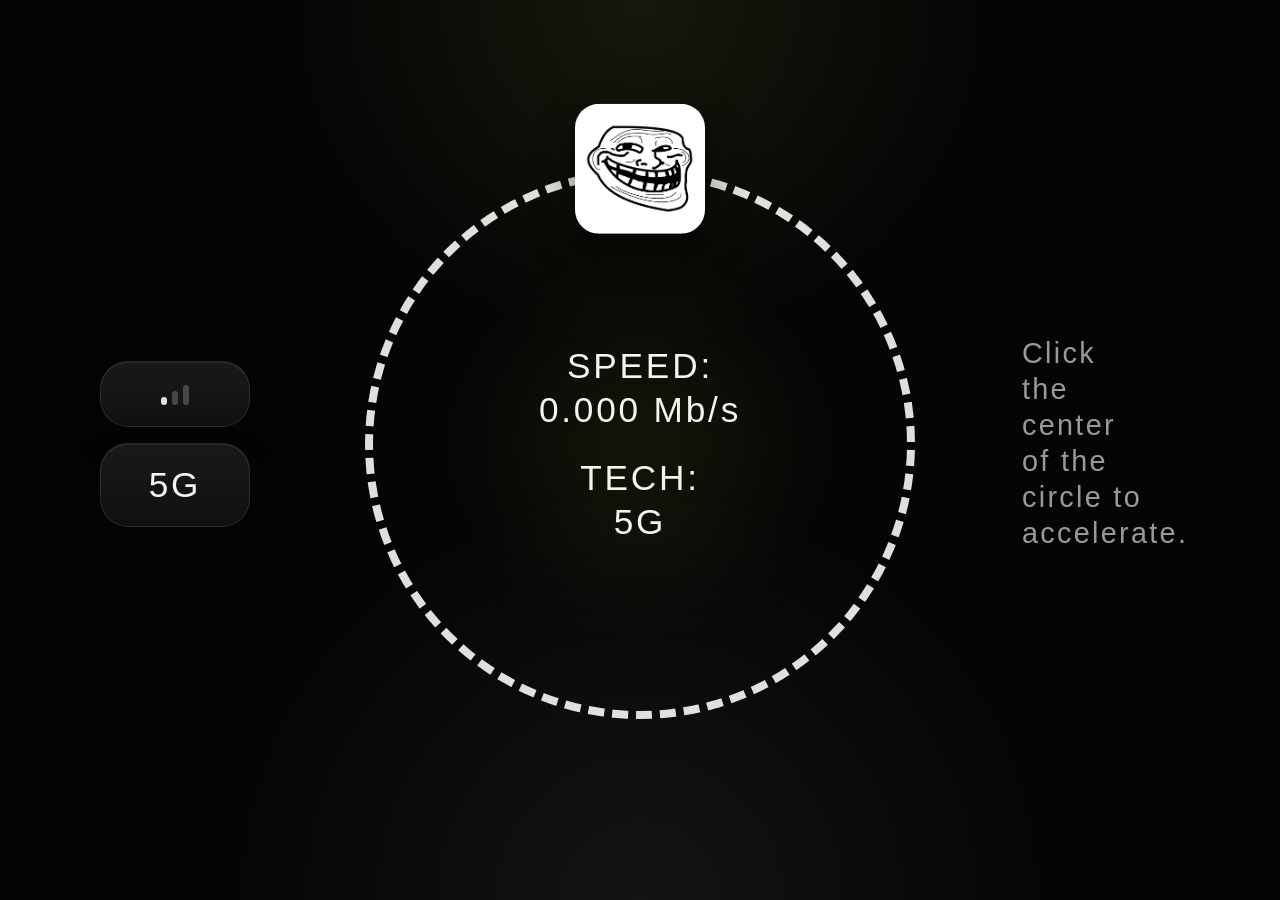
<file: Internet Speed Simulator/index.html>
<!DOCTYPE html>
<html lang="cs">
<head>
  <meta charset="UTF-8">
  <meta name="viewport" content="width=device-width, initial-scale=1.0">
  <title>No Limits Internet Speed</title>
  <link rel="stylesheet" href="styles.css">
</head>
<body>
  <div class="app-shell">
    <main class="stage">
      <section class="simulation-layout" aria-label="Simulace rychlosti internetu">
        <aside class="side-controls">
          <div class="control-group">
            <button class="segmented segmented--single segmented__button segmented__button--signal" id="signalSelector" type="button" aria-label="Síla signálu">
              <span class="signal-bars signal-bars--1" id="signalBars" aria-hidden="true">
                <span></span>
                <span></span>
                <span></span>
              </span>
            </button>
          </div>
          <div class="control-group control-group--vertical">
            <button class="segmented segmented--single segmented__button segmented__button--tech" id="technologySelector" type="button" aria-label="Technologie připojení">EDGE</button>
          </div>
        </aside>

        <div class="orbit-panel">
          <div class="orbit-panel__glow"></div>
          <div class="orbit">
            <div class="orbit__track"></div>
            <div class="orbit__meme" id="meme">
              <img src="troll face meme.jpg" alt="TrollFaceMeme">
            </div>
            <div class="orbit__center">
              <button class="boost-hitbox" id="boostButton" type="button" aria-label="Klikni pro zrychlení">
                <span class="sr-only">Klikni pro zrychlení</span>
              </button>
              <div class="orbit__stats">
                <div class="orbit__stat-group">
                  <p class="orbit__label">SPEED:</p>
                  <p class="orbit__value"><span id="speedValue">0.000</span> Mb/s</p>
                </div>
                <div class="orbit__stat-group">
                  <p class="orbit__label">TECH:</p>
                  <p class="orbit__value"><span id="technologyValue">EDGE</span></p>
                </div>
              </div>
            </div>
          </div>
        </div>

        <aside class="side-hint" aria-label="Instrukce">
          <p>Click the center of the circle to accelerate.</p>
        </aside>
      </section>
    </main>
  </div>

  <script src="script.js"></script>
</body>
</html>
</file>
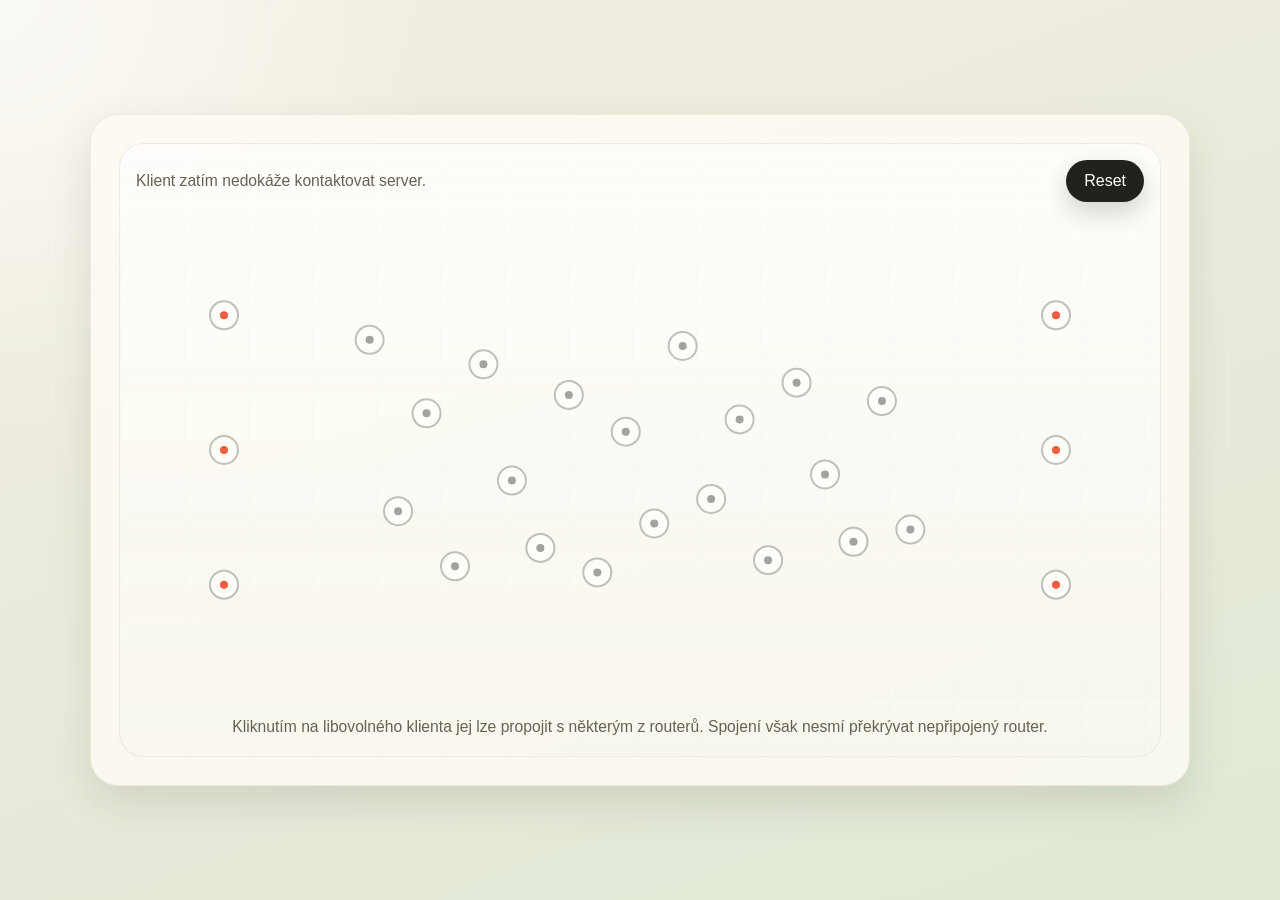
<file: Packet Game/index.html>
<!doctype html>
<html lang="cs">
  <head>
    <meta charset="utf-8">
    <meta name="viewport" content="width=device-width, initial-scale=1">
    <title>Packet Melody</title>
    <link rel="stylesheet" href="styles.css">
  </head>
  <body>
    <main class="app-shell">
      <section class="panel">
        <div class="board-wrap">
          <div class="hud">
            <div class="badge">
              <strong id="progress-label">Klient zatím nedokáže kontaktovat server.</strong>
            </div>
            <button id="reset-button" type="button">Reset</button>
          </div>
          <div class="node-tooltip" id="node-tooltip" role="tooltip" aria-hidden="true">klient</div>
          <canvas id="game-canvas" aria-label="Herni plocha s body a vlaknem"></canvas>
          <p class="hint" id="status-text">
            Kliknutím na libovolného klienta jej lze propojit s některým z routerů. Spojení však nesmí překrývat nepřipojený router.
          </p>
        </div>
      </section>
    </main>

    <script src="app.js"></script>
  </body>
</html>
</file>
<file: Internet Speed Simulator/styles.css>
:root {
  --bg: #050505;
  --panel: rgba(255, 255, 255, 0.08);
  --panel-strong: rgba(255, 255, 255, 0.14);
  --text: #f5f5f0;
  --muted: rgba(245, 245, 240, 0.62);
  --accent: #d8ff5a;
  --accent-soft: rgba(216, 255, 90, 0.16);
  --track: rgba(255, 255, 255, 0.92);
  --shadow: 0 30px 60px rgba(0, 0, 0, 0.45);
}

* {
  box-sizing: border-box;
}

html,
body {
  margin: 0;
  min-height: 100%;
}

body {
  background:
    radial-gradient(circle at top, rgba(216, 255, 90, 0.08), transparent 22rem),
    radial-gradient(circle at bottom, rgba(255, 255, 255, 0.06), transparent 26rem),
    var(--bg);
  color: var(--text);
  font-family: "Avenir Next", "Segoe UI", "Trebuchet MS", sans-serif;
}

button {
  font: inherit;
}

.app-shell {
  width: min(100%, 1120px);
  min-height: 100vh;
  margin: 0 auto;
  padding: 24px 20px 36px;
  display: flex;
}

.control-group {
  display: flex;
  align-items: center;
  gap: 12px;
  padding: 12px 14px;
  border: 1px solid rgba(255, 255, 255, 0.1);
  border-radius: 28px;
  background:
    linear-gradient(180deg, rgba(255, 255, 255, 0.07), rgba(255, 255, 255, 0.03)),
    rgba(10, 10, 10, 0.88);
  backdrop-filter: blur(14px);
  box-shadow:
    inset 0 1px 0 rgba(255, 255, 255, 0.06),
    0 16px 36px rgba(0, 0, 0, 0.22);
}

.control-label {
  display: inline-flex;
  align-items: center;
  gap: 10px;
  font-size: 0.8rem;
  color: var(--muted);
  letter-spacing: 0.14em;
  text-transform: uppercase;
  justify-content: center;
  white-space: nowrap;
}

.wifi-icon {
  display: inline-flex;
  align-items: flex-end;
  gap: 4px;
  height: 18px;
}

.wifi-icon span {
  width: 5px;
  border-radius: 999px;
  background: linear-gradient(180deg, var(--accent), #ffffff);
  box-shadow: 0 0 14px rgba(216, 255, 90, 0.35);
}

.wifi-icon span:nth-child(1) {
  height: 7px;
}

.wifi-icon span:nth-child(2) {
  height: 12px;
}

.wifi-icon span:nth-child(3) {
  height: 17px;
}

.segmented {
  display: inline-flex;
  gap: 8px;
  padding: 4px;
  border-radius: 22px;
  background: rgba(255, 255, 255, 0.05);
  width: 100%;
}

.segmented--single {
  justify-content: center;
  align-items: center;
}

.segmented__button {
  min-width: 0;
  flex: 1 1 0;
  padding: 11px 12px;
  border: 0;
  border-radius: 16px;
  color: var(--text);
  background: transparent;
  cursor: pointer;
  font-size: clamp(1.2rem, 3.4vw, 2.2rem);
  letter-spacing: 0.08em;
  transition: background 180ms ease, transform 180ms ease, color 180ms ease;
}

.segmented__button:hover,
.segmented__button:focus-visible {
  background: rgba(255, 255, 255, 0.1);
  outline: none;
}

.segmented__button.is-active {
  background: var(--accent);
  color: #111111;
  box-shadow: 0 8px 20px rgba(216, 255, 90, 0.2);
}

.segmented__button--signal {
  flex: 0 0 auto;
  width: 128px;
  padding-inline: 10px;
}

.segmented__button--tech {
  flex: 0 0 auto;
  width: 128px;
  min-width: 128px;
  font-weight: 400;
  letter-spacing: 0.08em;
}

.signal-bars {
  display: inline-flex;
  align-items: flex-end;
  gap: 5px;
  height: 22px;
}

.signal-bars span {
  width: 6px;
  border-radius: 999px;
  background: rgba(255, 255, 255, 0.22);
  transition: background 180ms ease, box-shadow 180ms ease, opacity 180ms ease;
}

.signal-bars span:nth-child(1) {
  height: 8px;
}

.signal-bars span:nth-child(2) {
  height: 14px;
}

.signal-bars span:nth-child(3) {
  height: 20px;
}

.signal-bars--1 span:nth-child(1),
.signal-bars--2 span:nth-child(-n + 2),
.signal-bars--3 span:nth-child(-n + 3) {
  background: rgba(245, 245, 240, 0.92);
}

.stage {
  display: grid;
  grid-template-rows: auto 1fr auto;
  justify-items: center;
  align-items: center;
  width: 100%;
}

.simulation-layout {
  width: 100%;
  position: relative;
  min-height: calc(100vh - 60px);
  display: flex;
  align-items: center;
  justify-content: center;
}

.side-controls {
  position: absolute;
  left: 0;
  top: 50%;
  transform: translateY(-50%);
  display: flex;
  flex-direction: column;
  gap: 16px;
  align-items: flex-start;
  z-index: 2;
}

.side-hint {
  position: absolute;
  right: 30px;
  top: 50%;
  transform: translateY(-50%);
  width: 128px;
  color: var(--muted);
  z-index: 2;
}

.side-hint p {
  margin: 0;
  font-size: clamp(1.08rem, 2.7vw, 1.8rem);
  line-height: 1.25;
  letter-spacing: 0.08em;
}

.side-controls .control-group {
  width: auto;
  min-width: 0;
  padding: 10px;
}

.control-group--vertical {
  flex-direction: column;
  align-items: center;
  gap: 0;
}

.orbit-panel {
  position: relative;
  width: min(68vw, 640px);
  aspect-ratio: 1;
  display: grid;
  place-items: center;
}

.orbit-panel__glow {
  position: absolute;
  inset: 16%;
  border-radius: 50%;
  background: radial-gradient(circle, rgba(216, 255, 90, 0.08), transparent 65%);
  filter: blur(30px);
  pointer-events: none;
}

.orbit {
  position: relative;
  width: 100%;
  height: 100%;
}

.orbit__track {
  position: absolute;
  inset: 7%;
  border-radius: 50%;
  border: 8px dashed var(--track);
  opacity: 0.95;
}

.orbit__meme {
  position: absolute;
  top: 50%;
  left: 50%;
  width: clamp(88px, 15vw, 130px);
  aspect-ratio: 1 / 1;
  margin: calc(clamp(88px, 15vw, 130px) / -2);
  transform-origin: center center;
  filter: drop-shadow(0 20px 20px rgba(0, 0, 0, 0.42));
  user-select: none;
  pointer-events: none;
}

.orbit__meme img {
  width: 100%;
  height: 100%;
  object-fit: contain;
  border-radius: 24px;
  background: #ffffff;
  padding: 8px;
}

.orbit__center {
  position: absolute;
  top: 50%;
  left: 50%;
  width: clamp(180px, 34vw, 320px);
  min-height: clamp(120px, 18vw, 180px);
  transform: translate(-50%, -50%);
  display: grid;
  place-items: center;
}

.boost-hitbox {
  position: absolute;
  inset: 0;
  border: 0;
  border-radius: 32px;
  background: transparent;
  cursor: pointer;
}

.boost-hitbox:focus-visible {
  outline: 1px dashed rgba(255, 255, 255, 0.5);
  outline-offset: 10px;
}

.boost-hitbox.is-pressed {
  transform: scale(0.98);
}

.orbit__stats {
  position: relative;
  z-index: 1;
  text-align: center;
  pointer-events: none;
}

.orbit__stat-group + .orbit__stat-group {
  margin-top: 28px;
}

.orbit__label,
.orbit__value {
  margin: 0;
  font-size: clamp(1.2rem, 3.4vw, 2.2rem);
  letter-spacing: 0.08em;
}

.orbit__label {
  text-transform: uppercase;
}

.orbit__value {
  margin-top: 4px;
}

.sr-only {
  position: absolute;
  width: 1px;
  height: 1px;
  padding: 0;
  margin: -1px;
  overflow: hidden;
  clip: rect(0, 0, 0, 0);
  white-space: nowrap;
  border: 0;
}

@media (max-width: 720px) {
  .app-shell {
    padding-inline: 14px;
  }

  .simulation-layout {
    min-height: auto;
    flex-direction: column;
    gap: 16px;
  }

  .control-group {
    width: 100%;
    justify-content: space-between;
    border-radius: 28px;
  }

  .side-controls {
    position: static;
    transform: none;
    width: 100%;
    align-items: center;
  }

  .side-hint {
    position: static;
    transform: none;
    width: 100%;
    text-align: center;
  }

  .side-controls .control-group {
    width: auto;
  }

  .segmented {
    justify-content: center;
  }

  .orbit-panel {
    width: min(94vw, 620px);
  }

  .orbit__track {
    inset: 6%;
    border-width: 7px;
  }

  .orbit__center {
    width: min(54vw, 260px);
  }
}
</file>
<file: Packet Game/styles.css>
:root {
  --bg-top: #f4eee2;
  --bg-bottom: #dfe8d5;
  --panel: rgba(255, 252, 244, 0.8);
  --panel-border: rgba(61, 53, 38, 0.08);
  --text: #2b2a24;
  --muted: #666252;
  --thread: #25231e;
  --thread-preview: rgba(37, 35, 30, 0.35);
  --node: #fffdf7;
  --node-stroke: rgba(37, 35, 30, 0.28);
  --node-active: #f05b3f;
  --node-complete: #12110f;
  --shadow: 0 18px 40px rgba(54, 49, 34, 0.12);
}

* {
  box-sizing: border-box;
}

body {
  margin: 0;
  min-height: 100vh;
  font-family: "Avenir Next", "Segoe UI", sans-serif;
  color: var(--text);
  background:
    radial-gradient(circle at top left, rgba(255, 255, 255, 0.68), transparent 28%),
    linear-gradient(160deg, var(--bg-top), var(--bg-bottom));
}

button,
canvas {
  touch-action: none;
}

.app-shell {
  min-height: 100vh;
  display: grid;
  place-items: center;
  padding: 24px;
}

.panel {
  width: min(1100px, 100%);
  padding: 28px;
  border-radius: 28px;
  background: var(--panel);
  backdrop-filter: blur(10px);
  border: 1px solid var(--panel-border);
  box-shadow: var(--shadow);
}

.hud {
  position: absolute;
  top: 16px;
  left: 16px;
  right: 16px;
  z-index: 2;
  display: flex;
  align-items: center;
  justify-content: space-between;
  gap: 16px;
  pointer-events: none;
}

.badge {
  display: inline-flex;
  align-items: baseline;
  gap: 10px;
  padding: 0;
}

.badge span {
  color: var(--muted);
  font-size: 0.92rem;
}

.badge strong {
  color: var(--muted);
  font-size: 0.98rem;
  line-height: 1.45;
  font-weight: 400;
}

#reset-button {
  border: 0;
  border-radius: 999px;
  padding: 12px 18px;
  font: inherit;
  color: #fffdf7;
  background: #23211d;
  cursor: pointer;
  box-shadow: 0 10px 24px rgba(35, 33, 29, 0.2);
  pointer-events: auto;
}

#reset-button:hover {
  background: #11100e;
}

.board-wrap {
  position: relative;
  border-radius: 24px;
  overflow: hidden;
  background:
    linear-gradient(180deg, rgba(255, 255, 255, 0.6), rgba(245, 245, 236, 0.45)),
    repeating-linear-gradient(
      90deg,
      rgba(68, 64, 52, 0.025),
      rgba(68, 64, 52, 0.025) 1px,
      transparent 1px,
      transparent 64px
    );
  border: 1px solid rgba(61, 53, 38, 0.08);
}

.node-tooltip {
  position: absolute;
  z-index: 3;
  display: none;
  padding: 6px 10px;
  border-radius: 999px;
  background: rgba(35, 33, 29, 0.9);
  color: #fffdf7;
  font-size: 0.82rem;
  line-height: 1;
  pointer-events: none;
  transform: translate(-50%, calc(-100% - 10px));
  white-space: nowrap;
}

.node-tooltip.is-visible {
  display: block;
}

#game-canvas {
  display: block;
  width: 100%;
  height: min(68vh, 620px);
}

.hint {
  position: absolute;
  left: 16px;
  right: 16px;
  bottom: 16px;
  z-index: 2;
  margin: 0;
  min-height: 1.5em;
  padding: 0;
  color: var(--muted);
  font-size: 0.98rem;
  line-height: 1.45;
  text-align: center;
}

@media (max-width: 720px) {
  .app-shell {
    padding: 12px;
  }

  .panel {
    padding: 18px;
    border-radius: 22px;
  }

  .hud {
    top: 12px;
    left: 12px;
    right: 12px;
    align-items: flex-start;
    flex-direction: column;
  }

  .hint {
    left: 12px;
    right: 12px;
    bottom: 12px;
    font-size: 0.92rem;
  }

  .badge strong {
    font-size: 0.92rem;
  }

  #reset-button,
  .badge {
    pointer-events: auto;
  }

  #game-canvas {
    height: min(62vh, 520px);
  }
}
</file>
